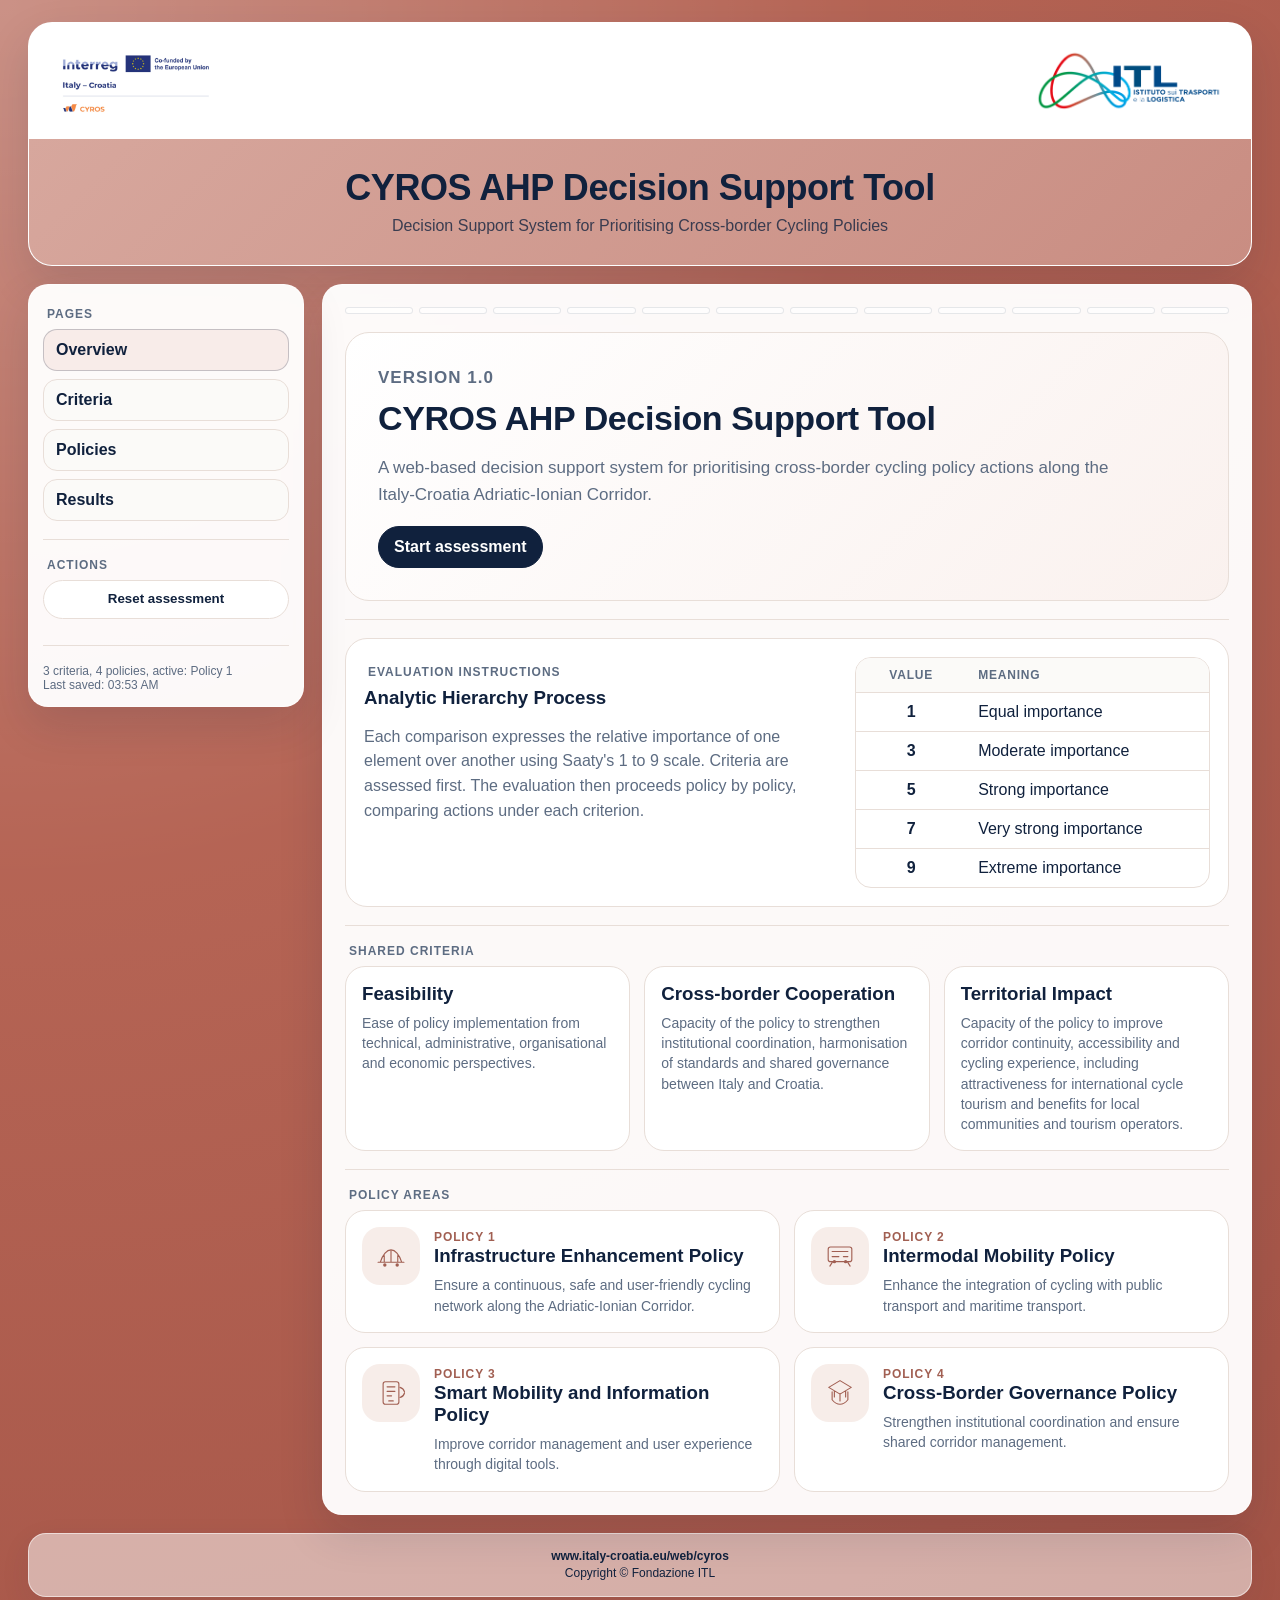
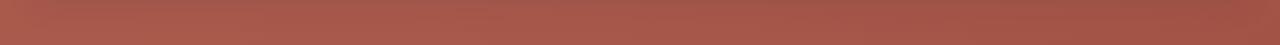
<file: index.html>
<!doctype html>
<html lang="en">
<head>
  <meta charset="utf-8">
  <meta name="viewport" content="width=device-width,initial-scale=1">
  <title>CYROS AHP Decision Support Tool</title>
  <link rel="stylesheet" href="styles.css">
</head>
<body data-page="overview">
  <div class="wrap">
    <header class="brandTop">
      <div class="logoRow">
        <img class="brandLogo" src="assets/interreg-cyros.png" alt="Interreg Italy-Croatia CYROS">
        <img class="brandLogo itl" src="assets/itl-logo.png" alt="Fondazione ITL">
      </div>
      <div class="titleBand">
        <h1 class="h1">CYROS AHP Decision Support Tool</h1>
        <p class="subtitle">Decision Support System for Prioritising Cross-border Cycling Policies</p>
      </div>
    </header>
    <main class="grid">
      <aside class="panel">
        <div class="panelTitle">Pages</div>
        <a class="navLink active" href="index.html">Overview</a>
        <a class="navLink" href="criteria.html">Criteria</a>
        <a class="navLink" href="policies.html">Policies</a>
        <a class="navLink" href="results.html">Results</a>
        <div class="divider"></div>
        <div class="panelTitle">Actions</div>
        <button class="btn" id="btnReset">Reset assessment</button>
        <div class="divider"></div>
        <div class="small muted" id="status"></div>
        <div class="small muted" id="lastSaved"></div>
      </aside>
      <section class="content"><div class="card" id="view"></div></section>
    </main>
    <footer class="siteFooter"><div><a href="https://www.italy-croatia.eu/web/cyros" target="_blank" rel="noopener">www.italy-croatia.eu/web/cyros</a></div><div>Copyright © Fondazione ITL</div></footer>
  </div>
  <script src="app.js"></script>
</body>
</html>
</file>
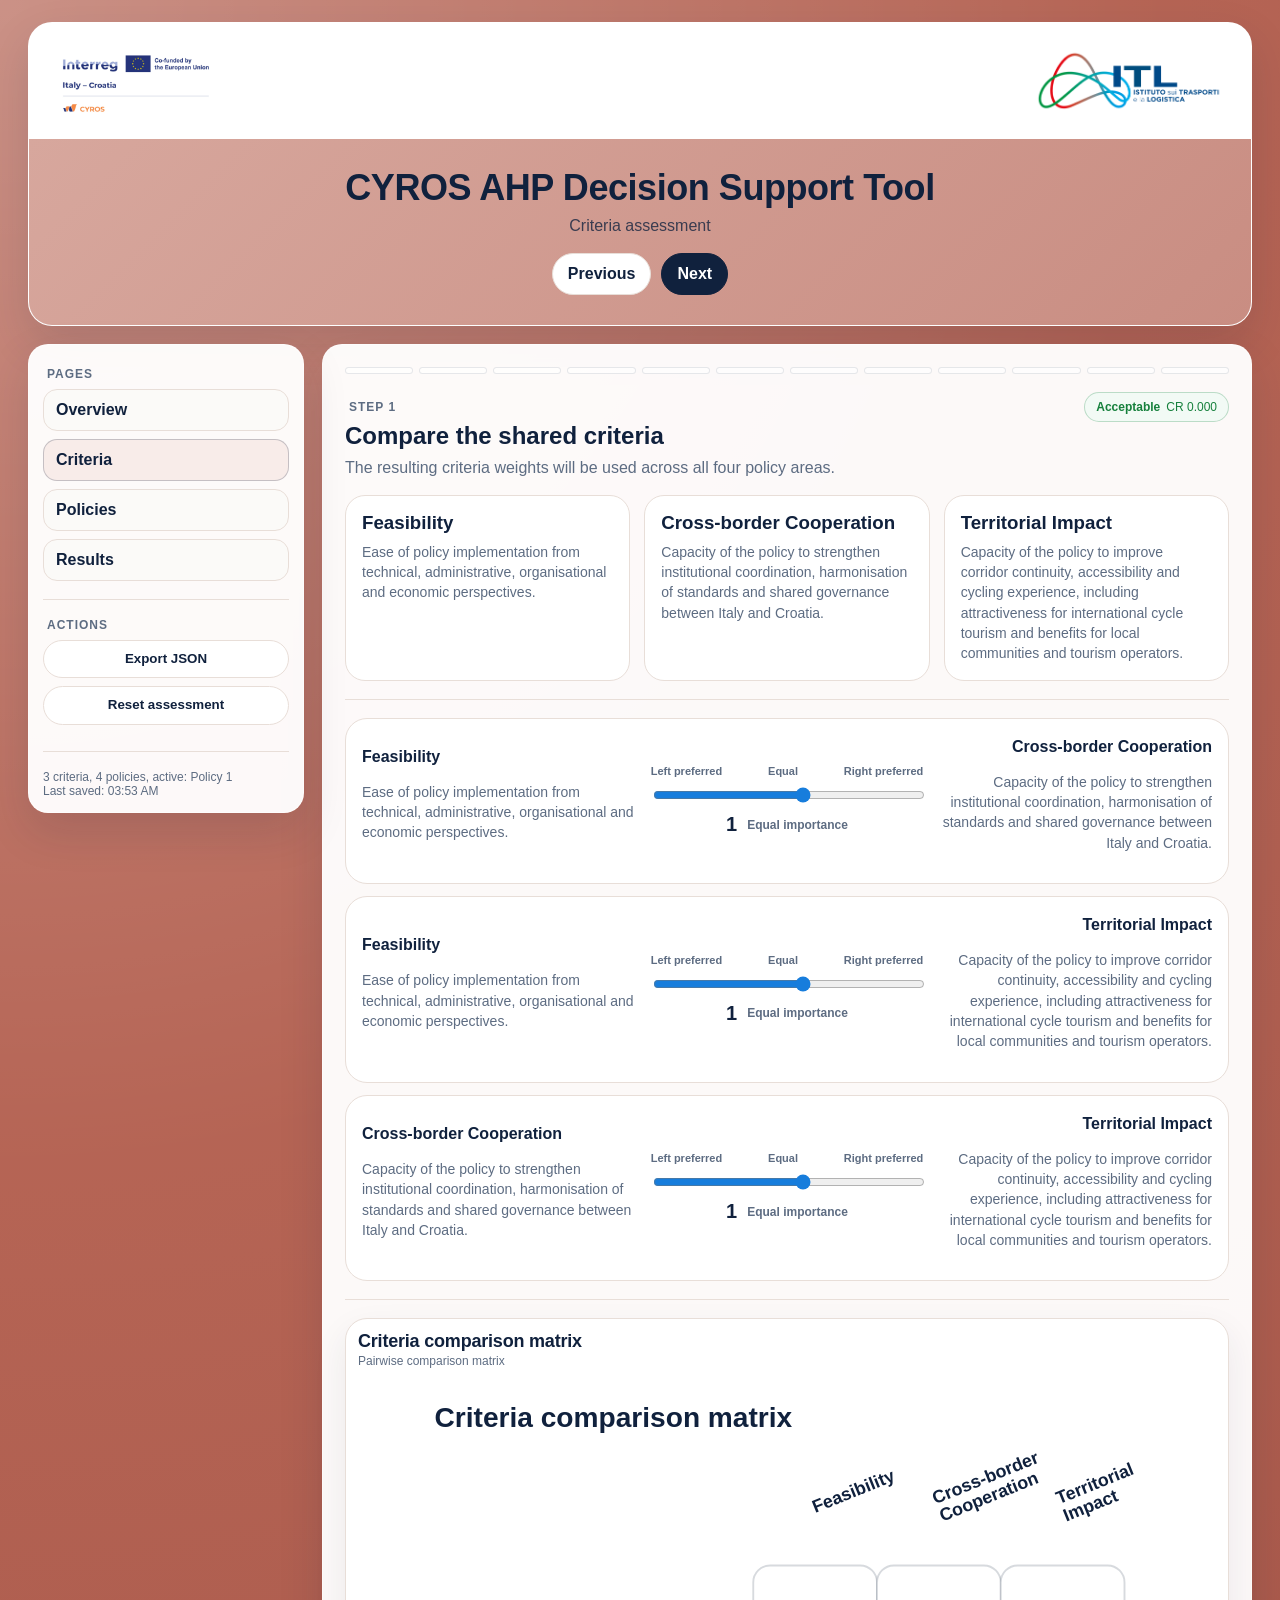
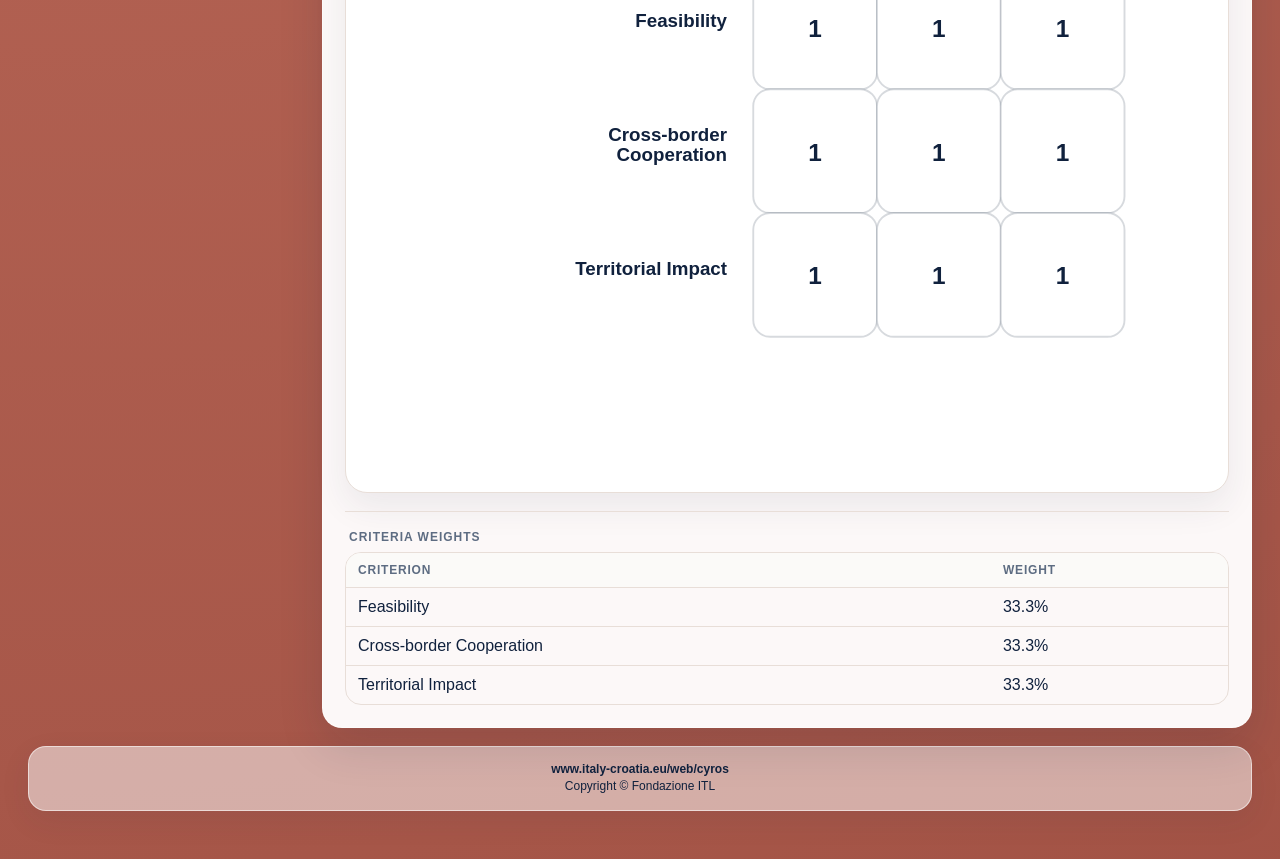
<file: criteria.html>
<!doctype html>
<html lang="en">
<head>
  <meta charset="utf-8">
  <meta name="viewport" content="width=device-width,initial-scale=1">
  <title>Criteria Assessment, CYROS AHP Decision Support Tool</title>
  <link rel="stylesheet" href="styles.css">
</head>
<body data-page="criteria">
  <div class="wrap">
    <header class="brandTop">
      <div class="logoRow"><img class="brandLogo" src="assets/interreg-cyros.png" alt="Interreg Italy-Croatia CYROS"><img class="brandLogo itl" src="assets/itl-logo.png" alt="Fondazione ITL"></div>
      <div class="titleBand"><h1 class="h1">CYROS AHP Decision Support Tool</h1><p class="subtitle">Criteria assessment</p><div class="topActions"><a class="btn" href="index.html">Previous</a><a class="btn primary" href="policies.html">Next</a></div></div>
    </header>
    <main class="grid">
      <aside class="panel">
        <div class="panelTitle">Pages</div><a class="navLink" href="index.html">Overview</a><a class="navLink active" href="criteria.html">Criteria</a><a class="navLink" href="policies.html">Policies</a><a class="navLink" href="results.html">Results</a>
        <div class="divider"></div><div class="panelTitle">Actions</div><button class="btn" id="btnExport">Export JSON</button><button class="btn" id="btnReset">Reset assessment</button>
        <div class="divider"></div><div class="small muted" id="status"></div><div class="small muted" id="lastSaved"></div>
      </aside>
      <section class="content"><div class="card" id="view"></div></section>
    </main>
    <footer class="siteFooter"><div><a href="https://www.italy-croatia.eu/web/cyros" target="_blank" rel="noopener">www.italy-croatia.eu/web/cyros</a></div><div>Copyright © Fondazione ITL</div></footer>
  </div>
  <script src="app.js"></script>
</body>
</html>
</file>
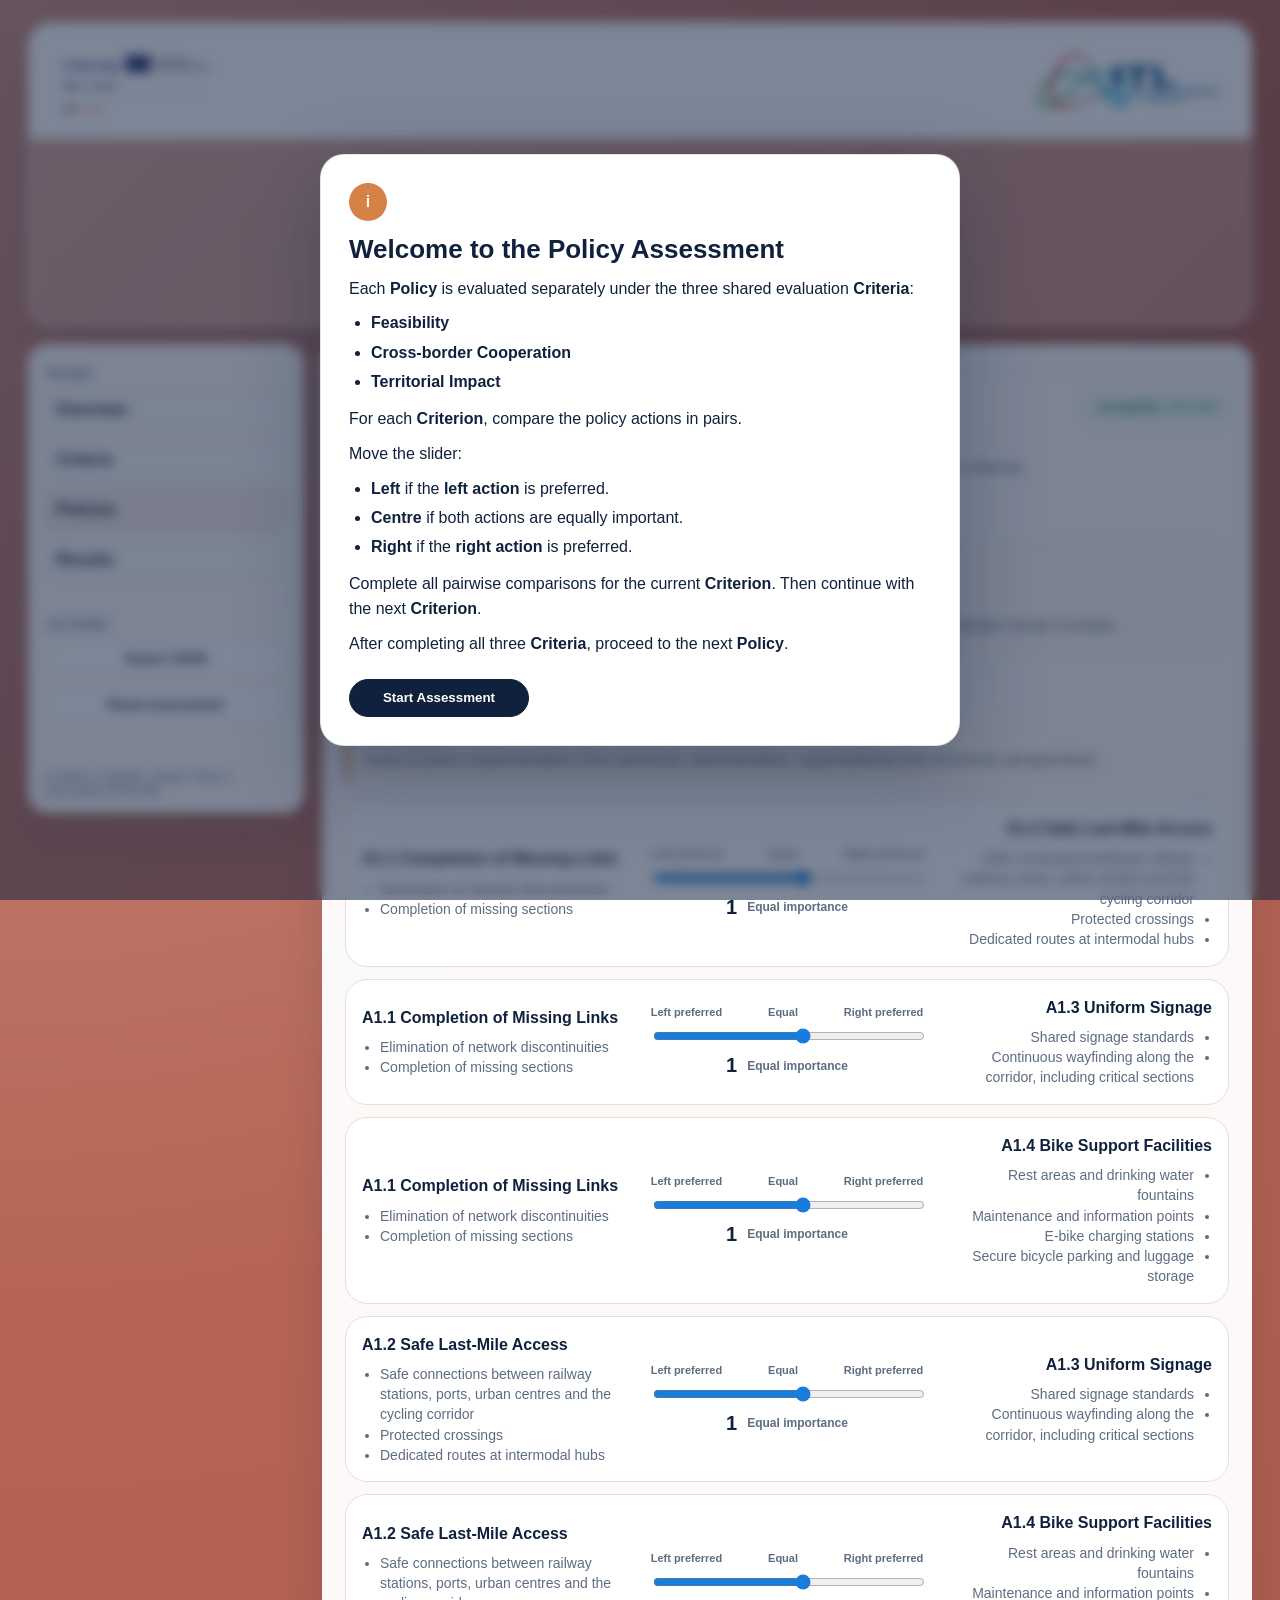
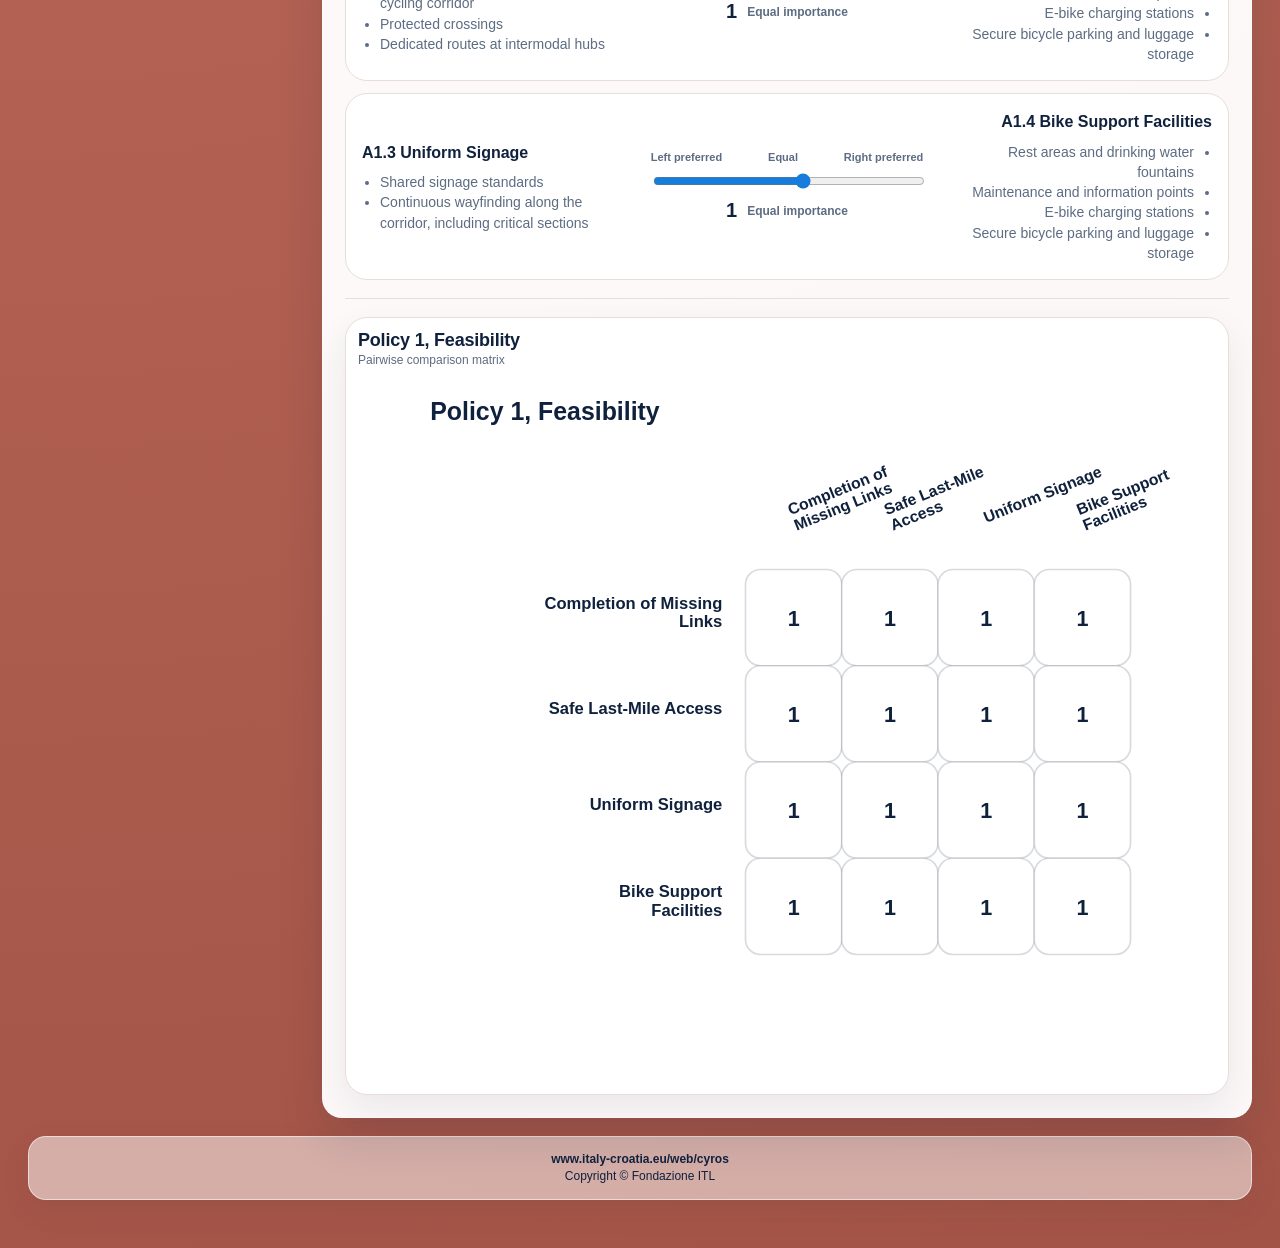
<file: policies.html>
<!doctype html>
<html lang="en">
<head>
  <meta charset="utf-8">
  <meta name="viewport" content="width=device-width,initial-scale=1">
  <title>Policy Assessment, CYROS AHP Decision Support Tool</title>
  <link rel="stylesheet" href="styles.css">
</head>
<body data-page="policies">
  <div class="wrap">
    <header class="brandTop">
      <div class="logoRow"><img class="brandLogo" src="assets/interreg-cyros.png" alt="Interreg Italy-Croatia CYROS"><img class="brandLogo itl" src="assets/itl-logo.png" alt="Fondazione ITL"></div>
      <div class="titleBand"><h1 class="h1">CYROS AHP Decision Support Tool</h1><p class="subtitle">Policy assessment</p><div class="topActions"><a class="btn" href="criteria.html">Previous</a><a class="btn primary" href="results.html">Next</a></div></div>
    </header>
    <main class="grid">
      <aside class="panel">
        <div class="panelTitle">Pages</div><a class="navLink" href="index.html">Overview</a><a class="navLink" href="criteria.html">Criteria</a><a class="navLink active" href="policies.html">Policies</a><a class="navLink" href="results.html">Results</a>
        <div class="divider"></div><div class="panelTitle">Actions</div><button class="btn" id="btnExport">Export JSON</button><button class="btn" id="btnReset">Reset assessment</button>
        <div class="divider"></div><div class="small muted" id="status"></div><div class="small muted" id="lastSaved"></div>
      </aside>
      <section class="content"><div class="card" id="view"></div></section>
    </main>
    <footer class="siteFooter"><div><a href="https://www.italy-croatia.eu/web/cyros" target="_blank" rel="noopener">www.italy-croatia.eu/web/cyros</a></div><div>Copyright © Fondazione ITL</div></footer>
  </div>
  <script src="app.js"></script>
</body>
</html>
</file>
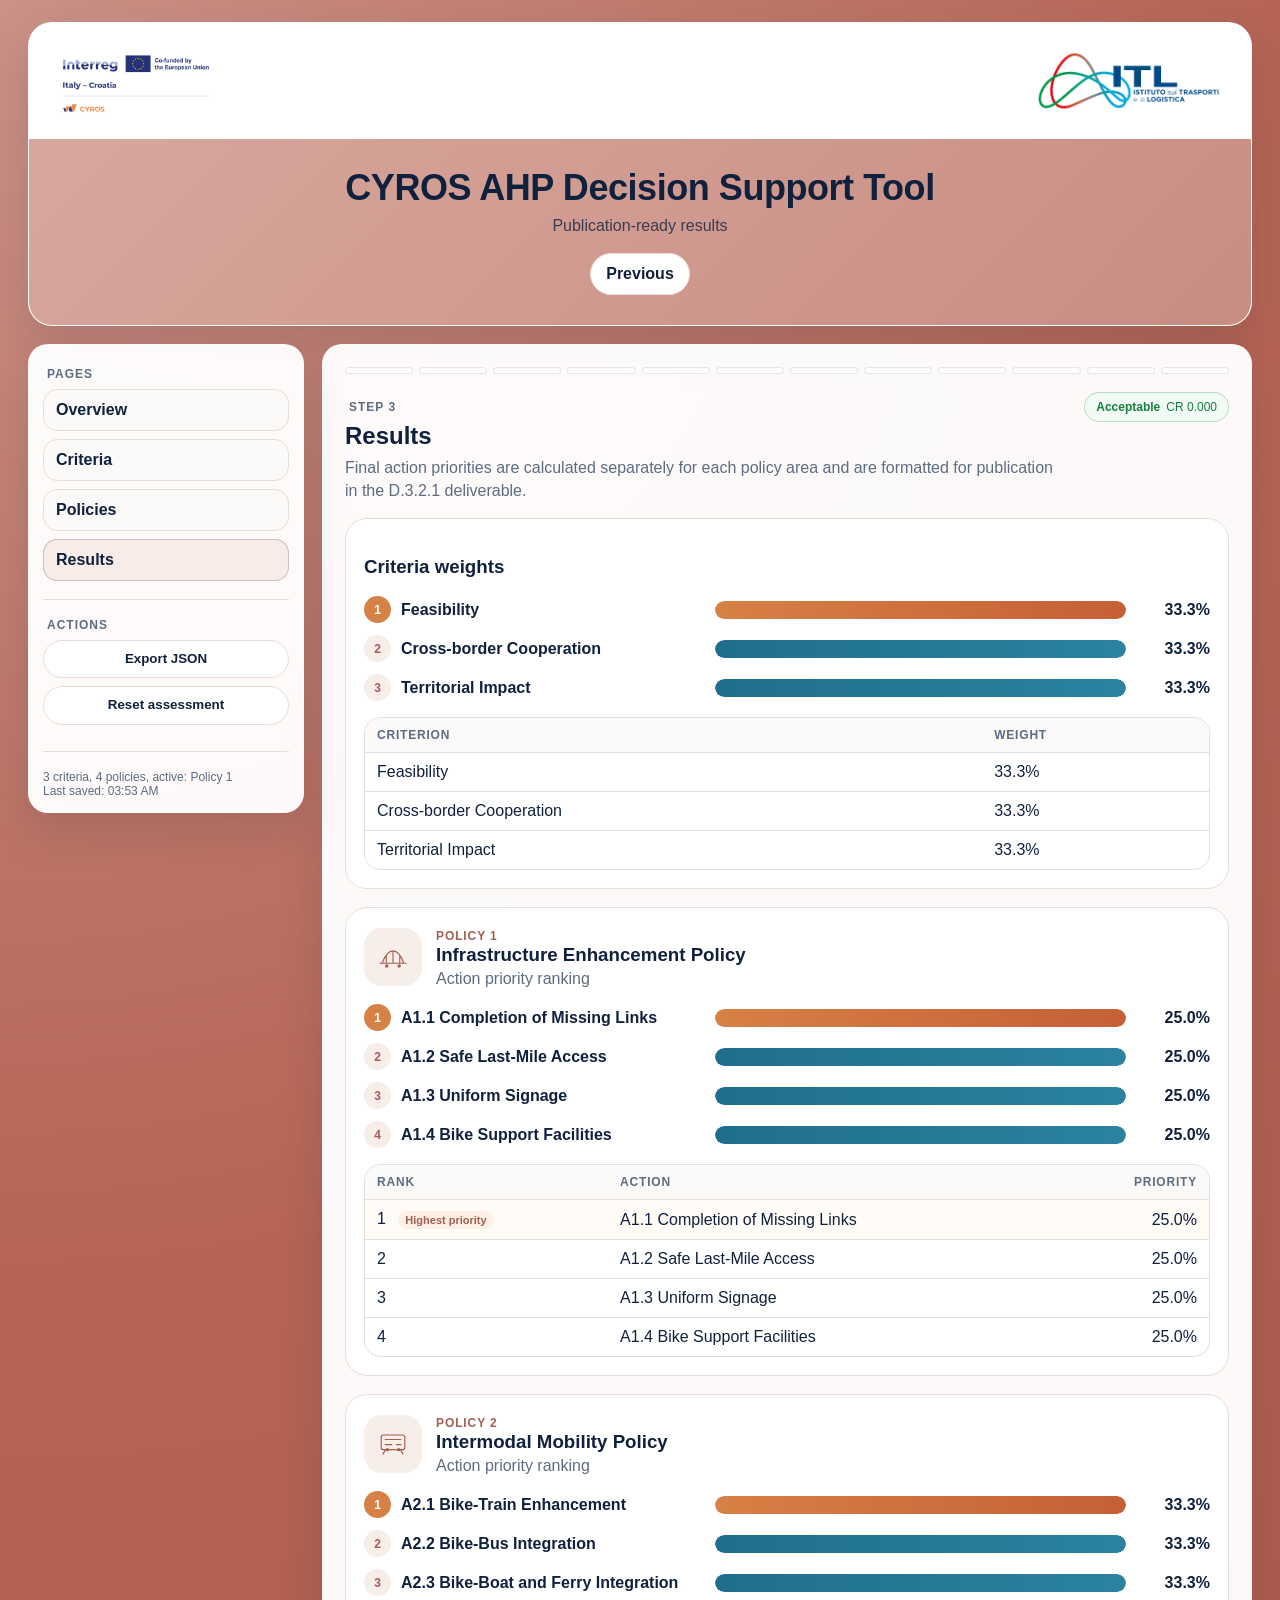
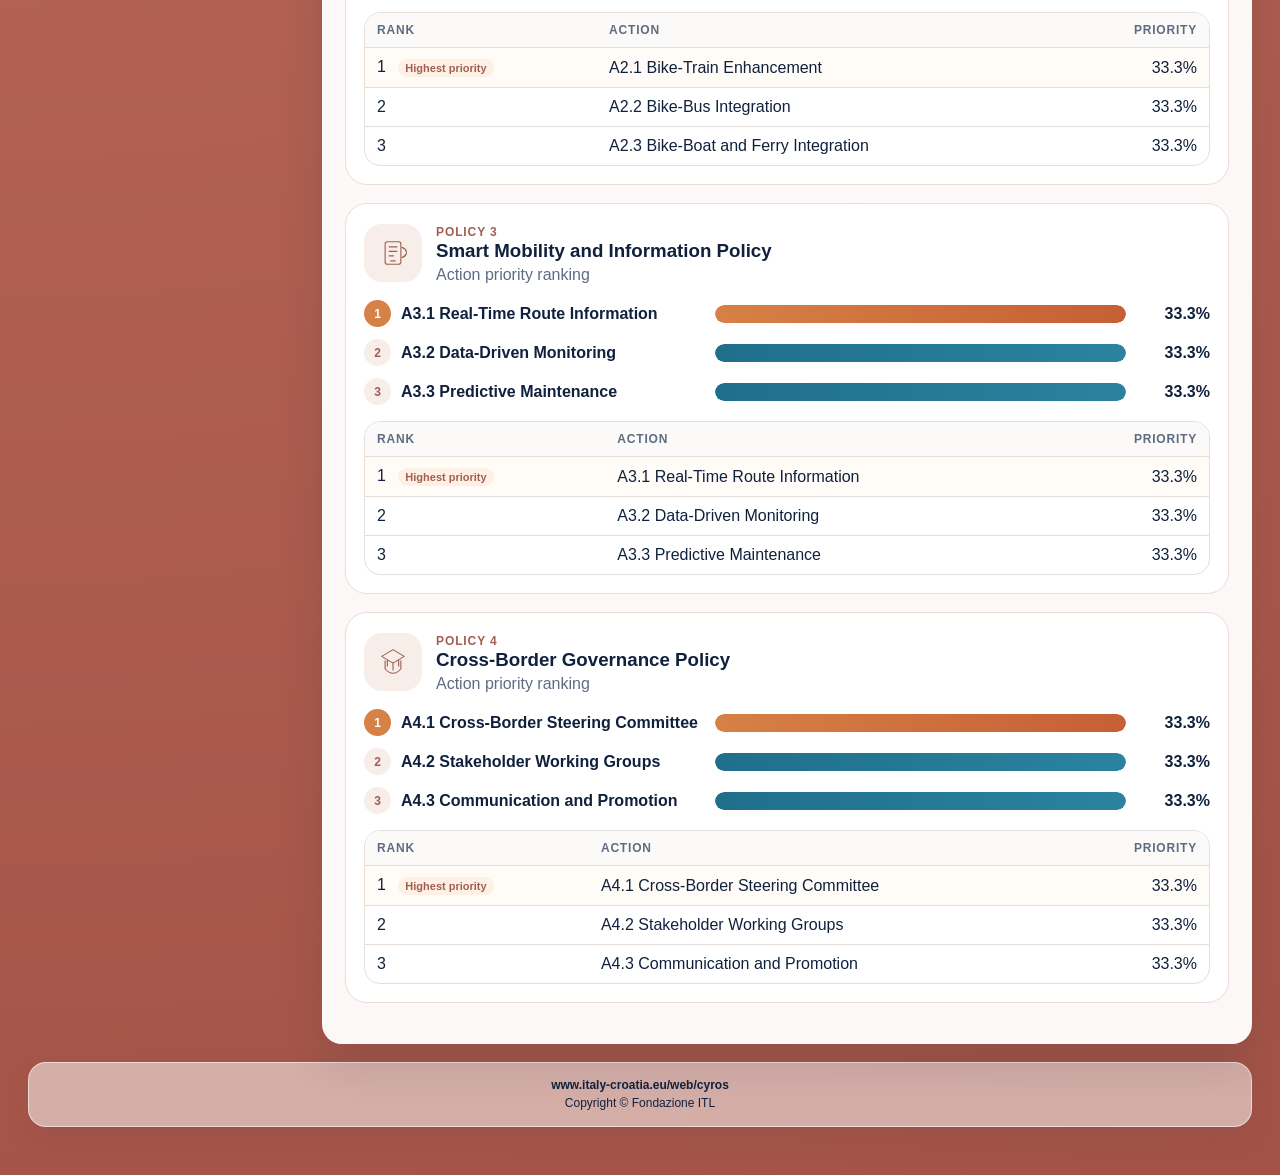
<file: results.html>
<!doctype html>
<html lang="en">
<head>
  <meta charset="utf-8">
  <meta name="viewport" content="width=device-width,initial-scale=1">
  <title>Results, CYROS AHP Decision Support Tool</title>
  <link rel="stylesheet" href="styles.css">
</head>
<body data-page="results">
  <div class="wrap">
    <header class="brandTop">
      <div class="logoRow"><img class="brandLogo" src="assets/interreg-cyros.png" alt="Interreg Italy-Croatia CYROS"><img class="brandLogo itl" src="assets/itl-logo.png" alt="Fondazione ITL"></div>
      <div class="titleBand"><h1 class="h1">CYROS AHP Decision Support Tool</h1><p class="subtitle">Publication-ready results</p><div class="topActions"><a class="btn" href="policies.html">Previous</a></div></div>
    </header>
    <main class="grid">
      <aside class="panel">
        <div class="panelTitle">Pages</div><a class="navLink" href="index.html">Overview</a><a class="navLink" href="criteria.html">Criteria</a><a class="navLink" href="policies.html">Policies</a><a class="navLink active" href="results.html">Results</a>
        <div class="divider"></div><div class="panelTitle">Actions</div><button class="btn" id="btnExport">Export JSON</button><button class="btn" id="btnReset">Reset assessment</button>
        <div class="divider"></div><div class="small muted" id="status"></div><div class="small muted" id="lastSaved"></div>
      </aside>
      <section class="content"><div class="card" id="view"></div></section>
    </main>
    <footer class="siteFooter"><div><a href="https://www.italy-croatia.eu/web/cyros" target="_blank" rel="noopener">www.italy-croatia.eu/web/cyros</a></div><div>Copyright © Fondazione ITL</div></footer>
  </div>
  <script src="app.js"></script>
</body>
</html>
</file>
<file: styles.css>
@font-face {
  font-family: 'Avenir Next LT Pro', Arial, sans-serif;
  src: url('assets/fonts/AvenirNextLTPro-Bold.woff2') format('woff2');
  font-weight: 700;
  font-style: normal;
  font-display: swap;
}

:root{
  --primary:#D7A79D;
  --primary-dark:#A15F52;
  --text:#10213D;
  --muted:#5D6C82;
  --bg:#D7A79D;
  --page:#F9F6F3;
  --card:#FFFFFF;
  --line:#E8DED8;
  --blue:#1F6F8B;
  --orange:#D68145;
  --ok:#16803C;
  --warn:#B66A00;
  --bad:#B42318;
  --shadow:0 18px 45px rgba(16,33,61,.13);
  --r:20px;
}
*{box-sizing:border-box}
html,body{min-height:100%}
body{
  margin:0;
  font-family:Inter,Source Sans 3,Segoe UI,Roboto,Arial,sans-serif;
  color:var(--text);
  background-color: var(--bg);
  background-image: radial-gradient(circle at top left, rgba(255,255,255,.35) 0, rgba(255,255,255,.08) 42%, rgba(16,33,61,.08) 100%), url("assets/color-swatch.png");
  background-size: cover, 64px 64px;
}
.wrap{max-width:1260px;margin:0 auto;padding:22px 18px 48px}
.brandTop{background:var(--card);border-radius:24px;box-shadow:var(--shadow);overflow:hidden;border:1px solid rgba(255,255,255,.65)}
.logoRow{display:flex;align-items:center;justify-content:space-between;gap:26px;padding:18px 26px;min-height:116px;background:#fff}
.brandLogo{height:78px;width:auto;max-width:42%;object-fit:contain}.brandLogo.itl{height:68px}
.titleBand{background:linear-gradient(135deg,#D7A79D,#C98D82);color:var(--text);text-align:center;padding:28px 20px 30px}
.h1{margin:0;font-size:36px;letter-spacing:-.45px;color:var(--text)}
.subtitle{margin:8px 0 0;color:rgba(16,33,61,.78);font-size:16px}
.topActions{display:flex;gap:10px;justify-content:center;margin-top:18px;flex-wrap:wrap}
.grid{display:grid;grid-template-columns:276px 1fr;gap:18px;margin-top:18px}.content{display:grid;gap:18px}
.panel,.card{background:rgba(255,255,255,.96);border:1px solid rgba(255,255,255,.56);border-radius:var(--r);box-shadow:var(--shadow)}
.panel{padding:14px;position:sticky;top:16px;height:max-content}.card{padding:22px}
.panelTitle{font-size:12px;text-transform:uppercase;letter-spacing:1px;color:var(--muted);font-weight:850;margin:8px 4px}.divider{height:1px;background:var(--line);margin:18px 0}.muted{color:var(--muted)}.small{font-size:12px}.eyebrow{font-size:12px;letter-spacing:1px;text-transform:uppercase;font-weight:900;color:var(--primary-dark);margin:0 0 8px}
.navLink{display:block;padding:11px 12px;border-radius:14px;border:1px solid var(--line);background:#FBFAF8;color:var(--text);text-decoration:none;margin-bottom:8px;font-weight:700}.navLink:hover,.navLink.active{border-color:rgba(16,33,61,.22);background:#F8ECE9;color:#10213D}
.btn{border:1px solid var(--line);background:#fff;color:var(--text);padding:11px 15px;border-radius:999px;cursor:pointer;text-decoration:none;display:inline-flex;align-items:center;justify-content:center;font-weight:800;line-height:1.1}.btn:hover{border-color:rgba(16,33,61,.25);background:#FBF6F3}.btn.primary{background:#10213D;border-color:#10213D;color:#fff}.btn.inline{width:auto}.panel .btn{width:100%;margin-bottom:8px}
.heroCard{background:linear-gradient(135deg,#FFF,#FAF1EE);border:1px solid var(--line);border-radius:24px;padding:32px}.heroCard h2{font-size:34px;margin:0 0 10px;letter-spacing:-.4px}.heroCard p{max-width:760px;color:var(--muted);font-size:17px;line-height:1.55}.heroActions{display:flex;gap:12px;flex-wrap:wrap;margin-top:18px}
.methodCard{display:grid;grid-template-columns:1.2fr .9fr;gap:18px;align-items:start;border:1px solid var(--line);background:#fff;border-radius:22px;padding:18px}.methodCard h3{margin:0 0 8px}.methodCard p{color:var(--muted);line-height:1.55}
.progressList{display:grid;grid-template-columns:repeat(4,1fr);gap:8px;margin-bottom:18px}.progressItem{border:1px solid var(--line);border-radius:999px;background:#fff;color:var(--muted);padding:9px 12px;font-size:12px;font-weight:850;display:flex;align-items:center;gap:8px}.progressItem span{width:22px;height:22px;border-radius:999px;display:grid;place-items:center;background:#F2EEE9;color:var(--muted);font-size:11px}.progressItem.done,.progressItem.active{color:var(--text);border-color:rgba(31,111,139,.25);background:#F4F9FA}.progressItem.done span,.progressItem.active span{background:var(--blue);color:#fff}.progressItem.active{box-shadow:0 8px 18px rgba(31,111,139,.12)}
.criteriaGrid,.policyGrid{display:grid;grid-template-columns:repeat(3,1fr);gap:14px}.policyGrid{grid-template-columns:repeat(2,1fr)}.criterionCard,.policyCard{border:1px solid var(--line);border-radius:20px;background:#fff;padding:16px}.criterionCard h3,.policyCard h3{margin:0 0 8px}.criterionCard p,.policyCard p{margin:0;color:var(--muted);line-height:1.45;font-size:14px}.policyCard{display:flex;gap:14px}.policyCard span,.policyHero span,.resultHead span{font-size:12px;text-transform:uppercase;letter-spacing:.9px;font-weight:900;color:var(--primary-dark)}.policyIcon{width:58px;height:58px;min-width:58px;border-radius:18px;background:#F7EDE9;color:var(--primary-dark);display:grid;place-items:center}.policyIcon svg{width:36px;height:36px}.policyIcon.large{width:74px;height:74px;min-width:74px}.policyIcon.large svg{width:46px;height:46px}
.sectionHead{display:flex;align-items:flex-start;justify-content:space-between;gap:16px;margin-bottom:16px}.sectionHead.compact{align-items:center}.sectionHead h2,.sectionHead h3{margin:0 0 6px}.sectionHead p{margin:0;color:var(--muted);line-height:1.45}.badge{display:inline-flex;gap:6px;align-items:center;border:1px solid var(--line);border-radius:999px;padding:7px 11px;background:#fff;font-size:12px;white-space:nowrap}.badge.good{color:var(--ok);border-color:rgba(22,128,60,.25);background:#F2FAF5}.badge.mid{color:var(--warn);border-color:rgba(182,106,0,.25);background:#FFF8ED}.badge.warn{color:var(--bad);border-color:rgba(180,35,24,.25);background:#FFF3F1}
.comparisonCard{display:grid;grid-template-columns:minmax(220px,1fr) minmax(260px,1fr) minmax(220px,1fr);gap:16px;align-items:center;border:1px solid var(--line);border-radius:22px;background:#fff;padding:16px;margin-bottom:12px}.compareItem{font-size:14px;color:var(--muted);line-height:1.45}.compareItem.right{text-align:right}.compareItem.right ul{direction:rtl;padding-right:18px}.compareItem ul{margin:8px 0 0;padding-left:18px}.compareLabel{font-weight:900;color:var(--text);font-size:16px}.pairMid{display:grid;gap:8px}.scaleLabels{display:flex;justify-content:space-between;color:var(--muted);font-size:11px;font-weight:800}.pairMid input[type="range"]{width:100%;accent-color:#177DDC}.pairReadout{display:flex;justify-content:center;gap:10px;align-items:center}.valBox{font-weight:900;font-size:20px}.dirBox{font-size:12px;color:var(--muted);font-weight:750}
.tabs{display:flex;gap:8px;flex-wrap:wrap;margin:12px 0}.tabBtn{border:1px solid var(--line);background:#fff;border-radius:999px;padding:9px 13px;font-weight:850;cursor:pointer;color:var(--text)}.tabBtn.active{background:#10213D;border-color:#10213D;color:#fff}.policyHero{display:flex;gap:16px;align-items:center;background:#FBF6F3;border:1px solid var(--line);border-radius:22px;padding:18px}.policyHero h2{margin:4px 0 6px}.policyHero p{margin:0;color:var(--muted)}.criterionFocus{border-left:4px solid var(--orange);background:#FFF8F1;border-radius:16px;padding:13px 15px;margin:12px 0 16px}.criterionFocus p{margin:4px 0 0;color:var(--muted);line-height:1.45}
.heatWrap{border:1px solid var(--line);border-radius:22px;background:#fff;padding:12px;box-shadow:0 14px 34px rgba(36,50,74,.08)}.heatTitle{display:flex;align-items:flex-start;justify-content:space-between;gap:12px;margin-bottom:4px}.heatTitle h3{font-size:18px;letter-spacing:-.2px;margin:0}.heatTitle p{font-size:12px;margin:2px 0 6px;color:var(--muted)}.matrixScroll{overflow:auto;padding-bottom:4px}.heatSvg{width:100%;height:auto;min-width:520px;max-width:780px;margin:auto;display:block}
.resultGrid{display:grid;grid-template-columns:1fr;gap:14px}.resultCard{border:1px solid var(--line);border-radius:22px;background:#fff;padding:18px;margin-bottom:18px}.resultHead{display:flex;gap:14px;align-items:center;margin-bottom:16px}.resultHead h3{margin:0 0 4px}.resultHead p{margin:0;color:var(--muted)}.rankBars{display:grid;gap:12px;margin:12px 0 16px}.rankBarRow{display:grid;grid-template-columns:minmax(260px,1.65fr) minmax(220px,2fr) 72px;gap:12px;align-items:center}.rankLabel{display:flex;gap:10px;align-items:center;font-weight:800}.rankNum{width:27px;height:27px;display:grid;place-items:center;border-radius:999px;background:#F7EDE9;color:var(--primary-dark);font-size:12px;font-weight:900}.rankNum.winner{background:var(--orange);color:#fff}.barTrack{height:18px;background:#EEF1F2;border-radius:999px;overflow:hidden}.barFill{height:100%;background:linear-gradient(90deg,#1F6F8B,#2B839F);border-radius:999px}.barFill.top{background:linear-gradient(90deg,#D68145,#C65F35)}.barValue{text-align:right;font-weight:900;color:var(--text)}.miniBadge{display:inline-block;margin-left:8px;border-radius:999px;padding:3px 7px;background:#FFF0E6;color:var(--primary-dark);font-size:11px;font-weight:900}.winnerRow td{background:#FFFBF7}
table{width:100%;border-collapse:separate;border-spacing:0;border:1px solid var(--line);border-radius:16px;overflow:hidden}th,td{padding:10px 12px;border-bottom:1px solid var(--line);text-align:right}th{background:#FBFAF8;color:var(--muted);font-size:12px;text-transform:uppercase;letter-spacing:.8px}th:first-child,td:first-child,th:nth-child(2),td:nth-child(2){text-align:left}tr:last-child td{border-bottom:0}.scaleTable td:first-child{font-weight:900;width:110px;text-align:center}.scaleTable th:first-child{text-align:center}
.reportBox{border:1px solid var(--line);border-radius:24px;background:#fff;padding:20px}.reportBox h4{margin:18px 0 8px}.reportBox p{line-height:1.55;color:var(--muted)}
.siteFooter{margin-top:18px;padding:14px 18px;text-align:center;color:#10213D;font-size:12px;line-height:1.45;background:rgba(255,255,255,.52);border:1px solid rgba(255,255,255,.55);border-radius:18px;box-shadow:0 10px 30px rgba(36,50,74,.08)}.siteFooter a{color:#10213D;font-weight:800;text-decoration:none}.siteFooter a:hover{text-decoration:underline}
@media(max-width:980px){.grid{grid-template-columns:1fr}.panel{position:static}.criteriaGrid,.policyGrid,.methodCard{grid-template-columns:1fr}.progressList{grid-template-columns:1fr 1fr}.comparisonCard{grid-template-columns:1fr}.compareItem.right{text-align:left}.compareItem.right ul{direction:ltr;padding-left:18px;padding-right:0}.rankBarRow{grid-template-columns:1fr}.barValue{text-align:left}.logoRow{min-height:auto;padding:14px}.brandLogo{height:56px}.brandLogo.itl{height:50px}.h1{font-size:28px}.heroCard h2{font-size:28px}.heatSvg{min-width:620px}}
@media print{body{background:#fff}.brandTop,.panel,.topActions,.progressList,.siteFooter,.btn{display:none!important}.wrap{max-width:none;padding:0}.grid{display:block}.card,.resultCard,.reportBox{box-shadow:none;border-color:#ddd;break-inside:avoid}.content{display:block}.heatWrap{break-inside:avoid}.reportBox{border:0;padding:0}}


body,h1,h2,h3,h4,h5,h6,button,input,select,textarea,table,th,td,.btn,.panelTitle,.tabBtn{
  font-family:'Avenir Next LT Pro', Arial, sans-serif !important;
}


/* Release 1.1, minimal assessment progress and policy tutorial */
.progressList.minimal{
  display:grid;
  grid-template-columns:repeat(12, minmax(10px, 1fr));
  gap:6px;
  margin:0 0 18px;
  padding:0;
}
.progressList.minimal .progressSegment{
  display:block;
  height:7px;
  border-radius:999px;
  background:rgba(255,255,255,.70);
  border:1px solid rgba(16,33,61,.10);
  box-shadow:none;
}
.progressList.minimal .progressSegment.done{
  background:var(--blue);
  border-color:rgba(31,111,139,.35);
}
.progressList.minimal .progressSegment.current{
  outline:2px solid rgba(214,129,69,.35);
  outline-offset:2px;
}
.tutorialOverlay{
  position:fixed;
  inset:0;
  z-index:9999;
  display:grid;
  place-items:center;
  padding:24px;
  background:rgba(16,33,61,.54);
  backdrop-filter:blur(6px);
}
.tutorialModal{
  width:min(640px, 100%);
  max-height:calc(100vh - 48px);
  overflow:auto;
  background:#fff;
  color:var(--text);
  border-radius:24px;
  border:1px solid rgba(16,33,61,.12);
  box-shadow:0 28px 80px rgba(16,33,61,.32);
  padding:28px;
}
.tutorialIcon{
  width:38px;
  height:38px;
  border-radius:999px;
  display:grid;
  place-items:center;
  margin-bottom:14px;
  color:#fff;
  background:var(--orange);
  font-weight:900;
  font-family:"Avenir Next LT Pro", "Avenir Next", Arial, sans-serif;
}
.tutorialModal h2{
  margin:0 0 12px;
  font-size:26px;
  line-height:1.15;
}
.tutorialModal p{
  margin:10px 0;
  line-height:1.55;
  color:var(--text);
}
.tutorialModal ul{
  margin:8px 0 14px;
  padding-left:22px;
}
.tutorialModal li{
  margin:6px 0;
  line-height:1.45;
}
.tutorialStart{
  margin-top:12px;
  width:auto;
  min-width:180px;
}
@media(max-width:980px){
  .progressList.minimal{grid-template-columns:repeat(12, minmax(5px, 1fr)); gap:4px;}
  .progressList.minimal .progressSegment{height:6px;}
  .tutorialModal{padding:22px; border-radius:20px;}
  .tutorialModal h2{font-size:22px;}
}
</file>
